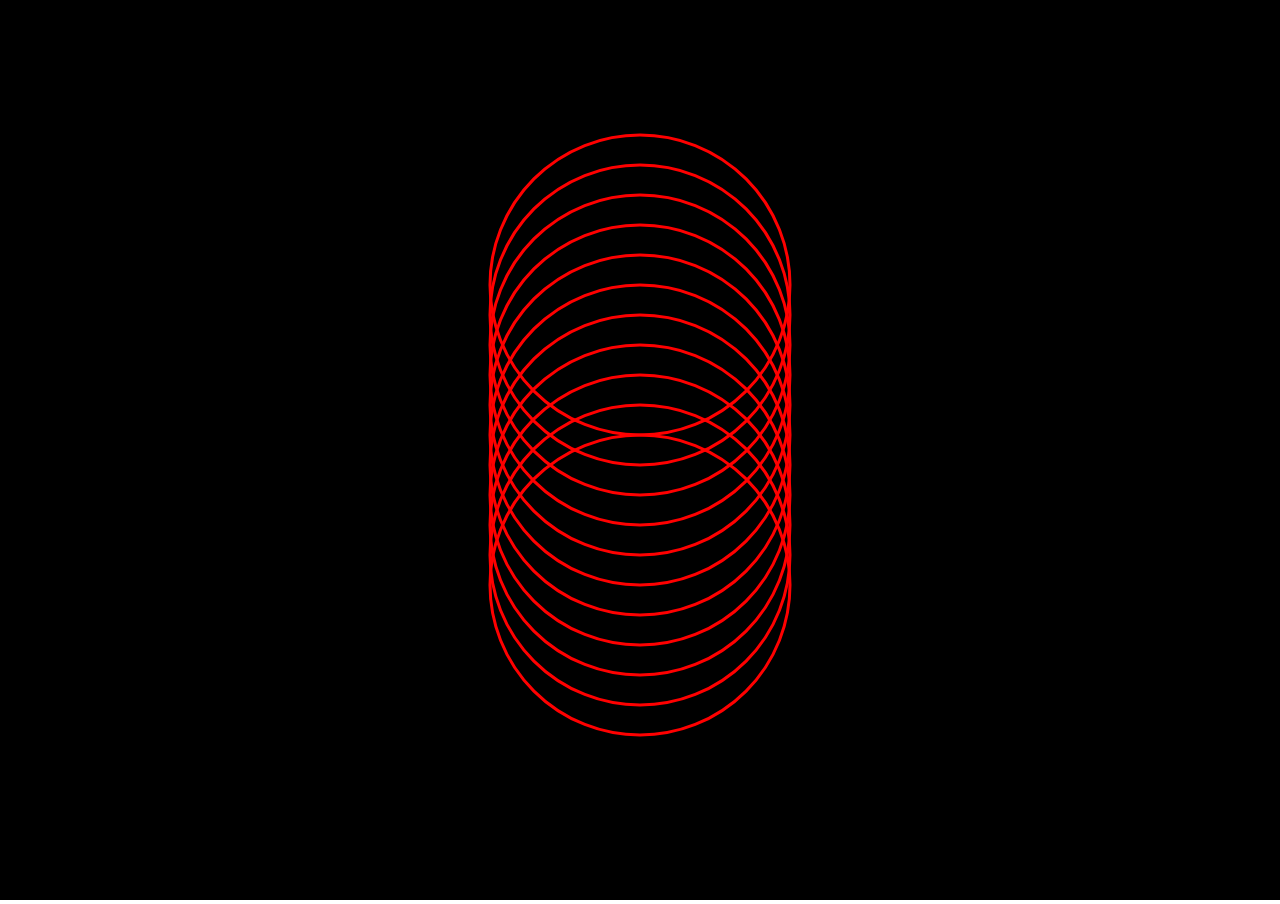
<file: ejercicio 1/index.html>
<!DOCTYPE html>
<html lang="en">
<head>
    <meta charset="UTF-8">
    <meta name="viewport" content="width=device-width, initial-scale=1.0">
    <title>01-Dibujo2D</title>
    <link rel="stylesheet" href="main.css">
</head>
<body>
    <canvas id="lienzo">
    <button id="boton">Click me</button>
    <script src="figura2.js"></script>
</body>
</html>
</file>
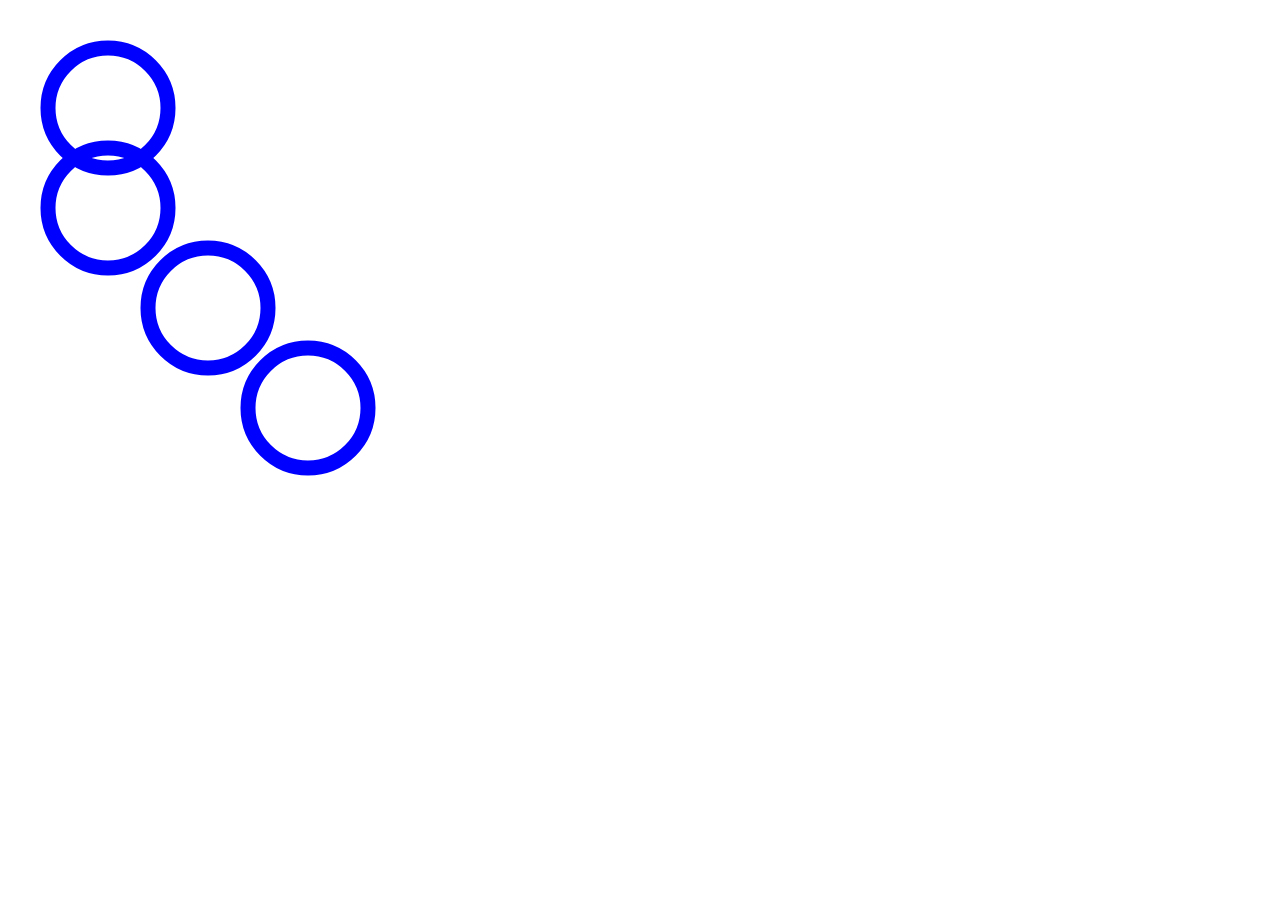
<file: ejercicio 4/index.html>
<!DOCTYPE html>
<html lang="en">
<head>
    <meta charset="UTF-8">
    <meta name="viewport" content="width=device-width, initial-scale=1.0">
    <title>Sesion 03. Ejercicio 01.</title>
    <link rel="stylesheet" href="main.css">
</head>
<body>
    <canvas id="lienzo"></canvas>
   
    <script src="./app.js"></script>
</body>
</html>
</file>
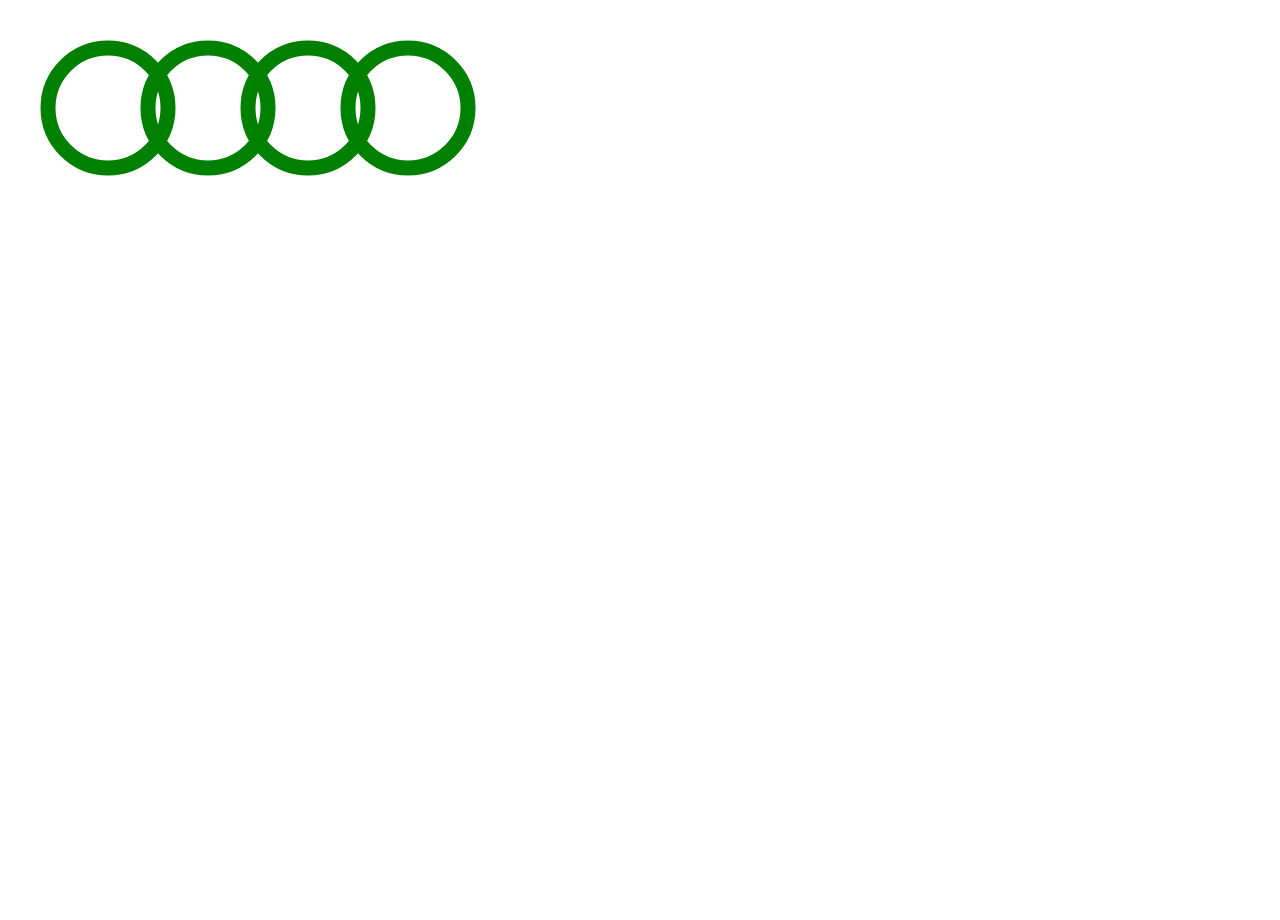
<file: ejercicio 5/index.html>
<!DOCTYPE html>
<html lang="en">
<head>
    <meta charset="UTF-8">
    <meta name="viewport" content="width=device-width, initial-scale=1.0">
    <title>Sesion 03. Ejercicio 02.</title>
    <link rel="stylesheet" href="main.css">
</head>
<body>
    <canvas id="lienzo"></canvas>
   
    <script src="./app.js"></script>
</body>
</html>
</file>
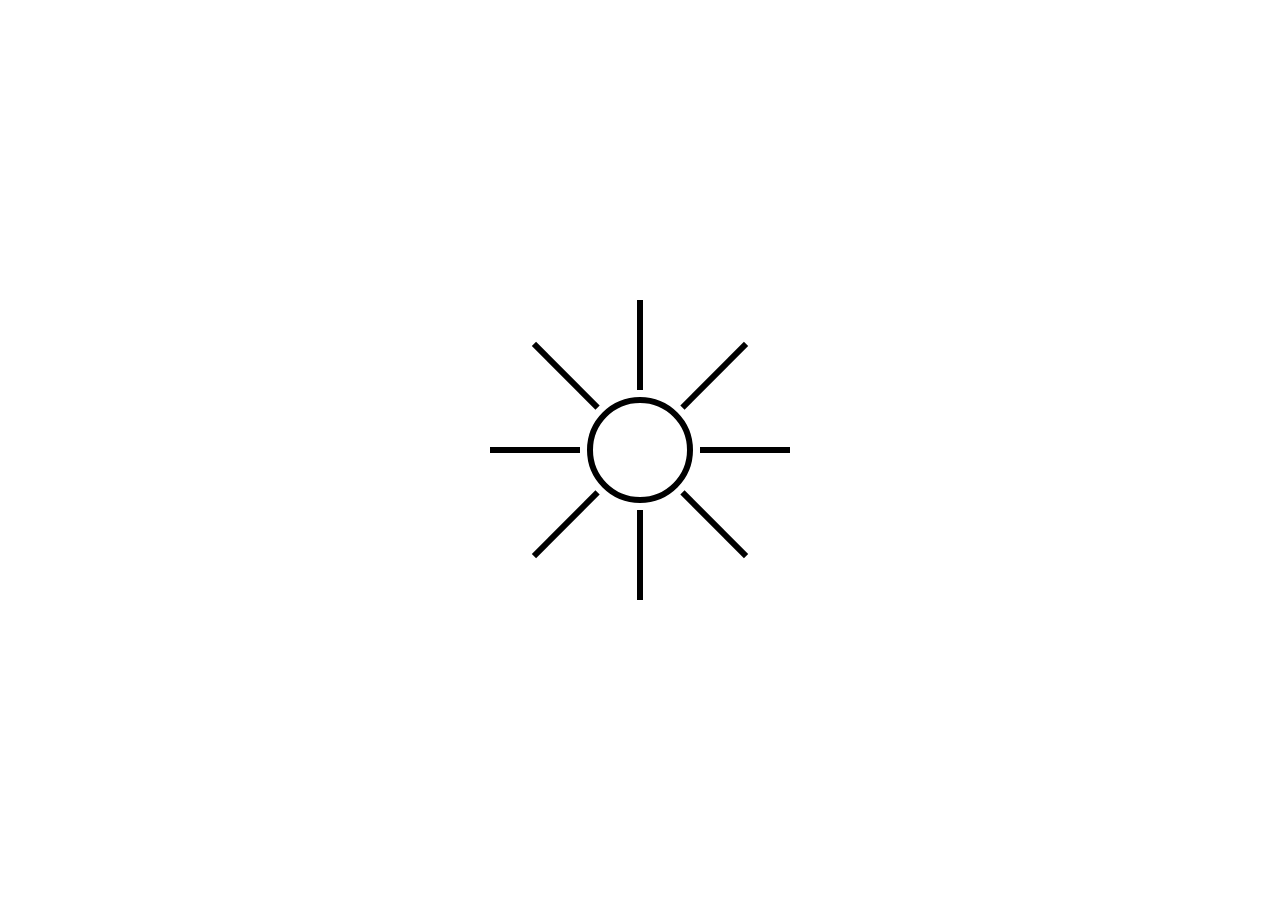
<file: ejercico 3/index.html>
<!DOCTYPE html>
<html lang="en">
<head>
    <meta charset="UTF-8">
    <meta name="viewport" content="width=device-width, initial-scale=1.0">
    <title>01-Dibujo2D</title>
    <link rel="stylesheet" href="main.css">
</head>
<body>
    <canvas id="lienzo">
    <button id="boton">Click me</button>
    <script src="figura.js"></script>
</body>
</html>
</file>
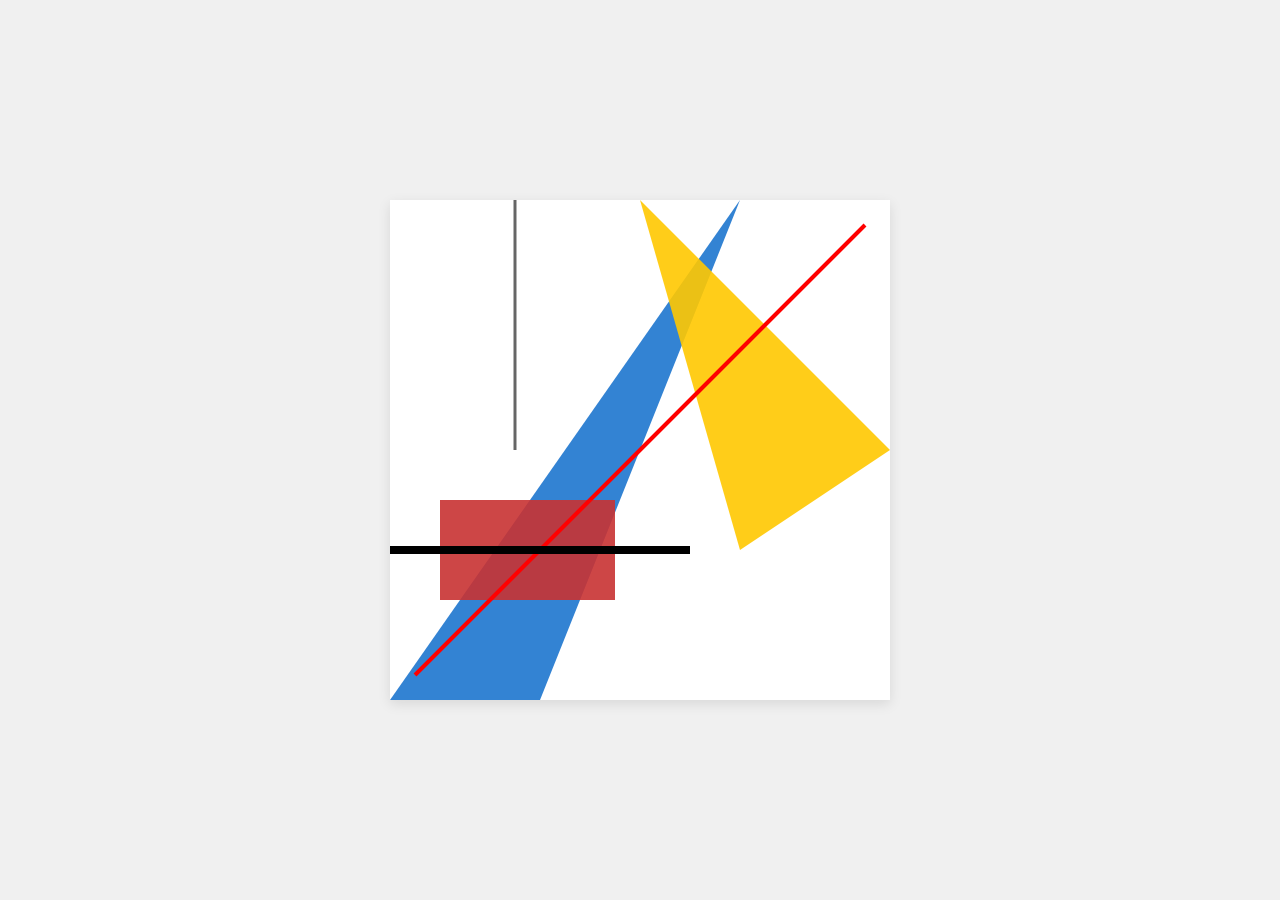
<file: sesion-01/ejercicio 00/index.html>
<!DOCTYPE html>
<html lang="es">
<head>
    <meta charset="UTF-8">
    <meta name="viewport" content="width=device-width, initial-scale=1.0">
    <title>Composición Abstracta Geométrica</title>
    
    <link rel="stylesheet" href="main.css"> 
</head>
<body>

    <canvas id="abstractCanvas"></canvas>

    <script src="app.js"></script> 
</body>
</html>
</file>
<file: ejercicio 1/main.css>
*{
    margin: 0;
    padding: 0;
    box-sizing: border-box;
}

canvas{}

#lienzo{
    width: 100%;
    height: 100%;
    position: absolute;
    top: 0;
    left: 0;
    
}
</file>
<file: ejercicio 4/main.css>
<!DOCTYPE html>
<html lang="en">
<head>
    <meta charset="UTF-8">
    <meta name="viewport" content="width=device-width, initial-scale=1.0">
    <title>01-Dibujo2D</title>
    <link rel="stylesheet" href="main.css">
</head>
<body>
    <canvas id="lienzo">
    <button id="boton">Click me</button>
    <script src="fihura.js"></script>
</body>
</html>
</file>
<file: ejercicio 5/main.css>
<!DOCTYPE html>
<html lang="en">
<head>
    <meta charset="UTF-8">
    <meta name="viewport" content="width=device-width, initial-scale=1.0">
    <title>01-Dibujo2D</title>
    <link rel="stylesheet" href="main.css">
</head>
<body>
    <canvas id="lienzo">
    <button id="boton">Click me</button>
    <script src="fihura.js"></script>
</body>
</html>
</file>
<file: ejercico 3/main.css>
*{
    margin: 0;
    padding: 0;
    box-sizing: border-box;
}

canvas{}

#lienzo{
    width: 100%;
    height: 100%;
    position: absolute;
    top: 0;
    left: 0;
    
}
</file>
<file: sesion-01/ejercicio 00/main.css>
/* CSS: Estilo del fondo y centrado */
body {
    /* Fondo claro y moderno */
    background-color: #f0f0f0; 
    
    /* Configuración para centrar el canvas */
    display: flex;
    justify-content: center;
    align-items: center;
    height: 100vh;
    margin: 0;
    overflow: hidden;
}

canvas {
    /* Sombra sutil para darle profundidad al lienzo */
    box-shadow: 0 4px 12px rgba(0, 0, 0, 0.1);
    background-color: white; /* El lienzo en sí es blanco */
    display: block;
}
</file>
